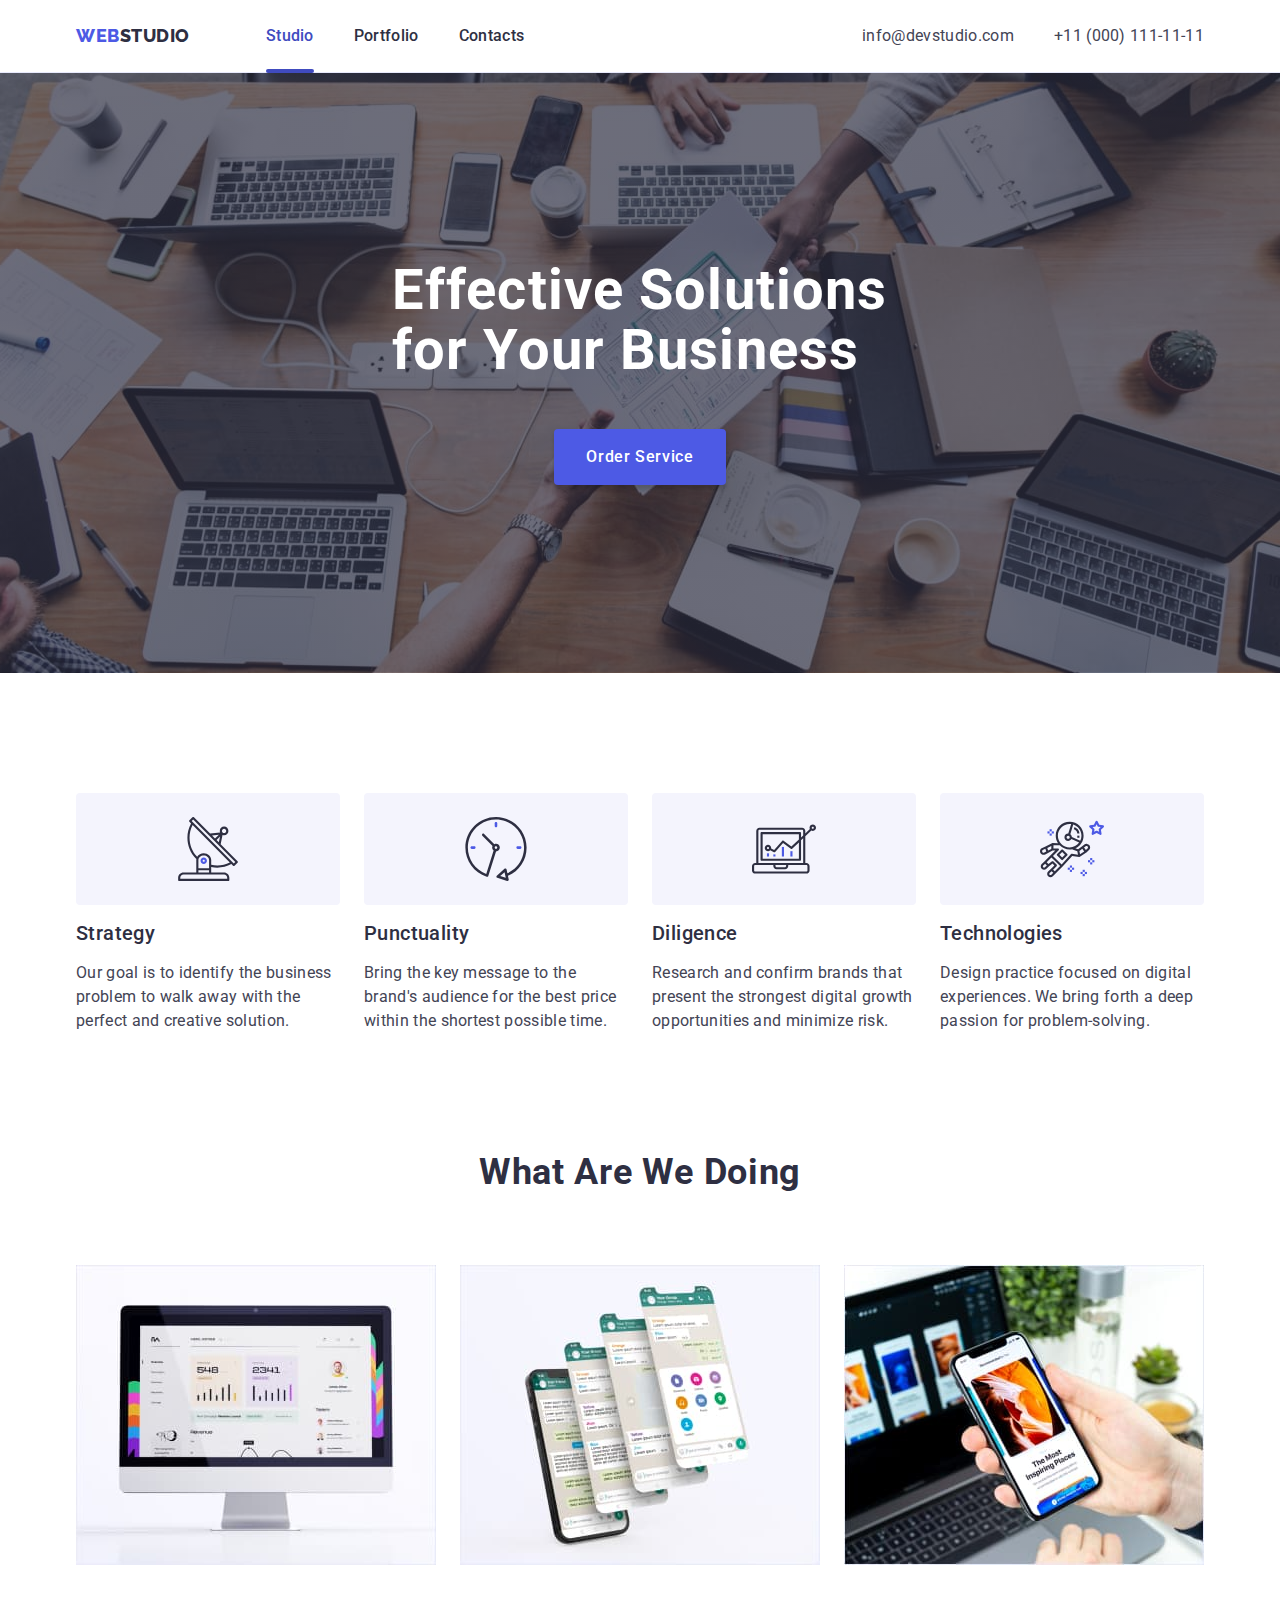
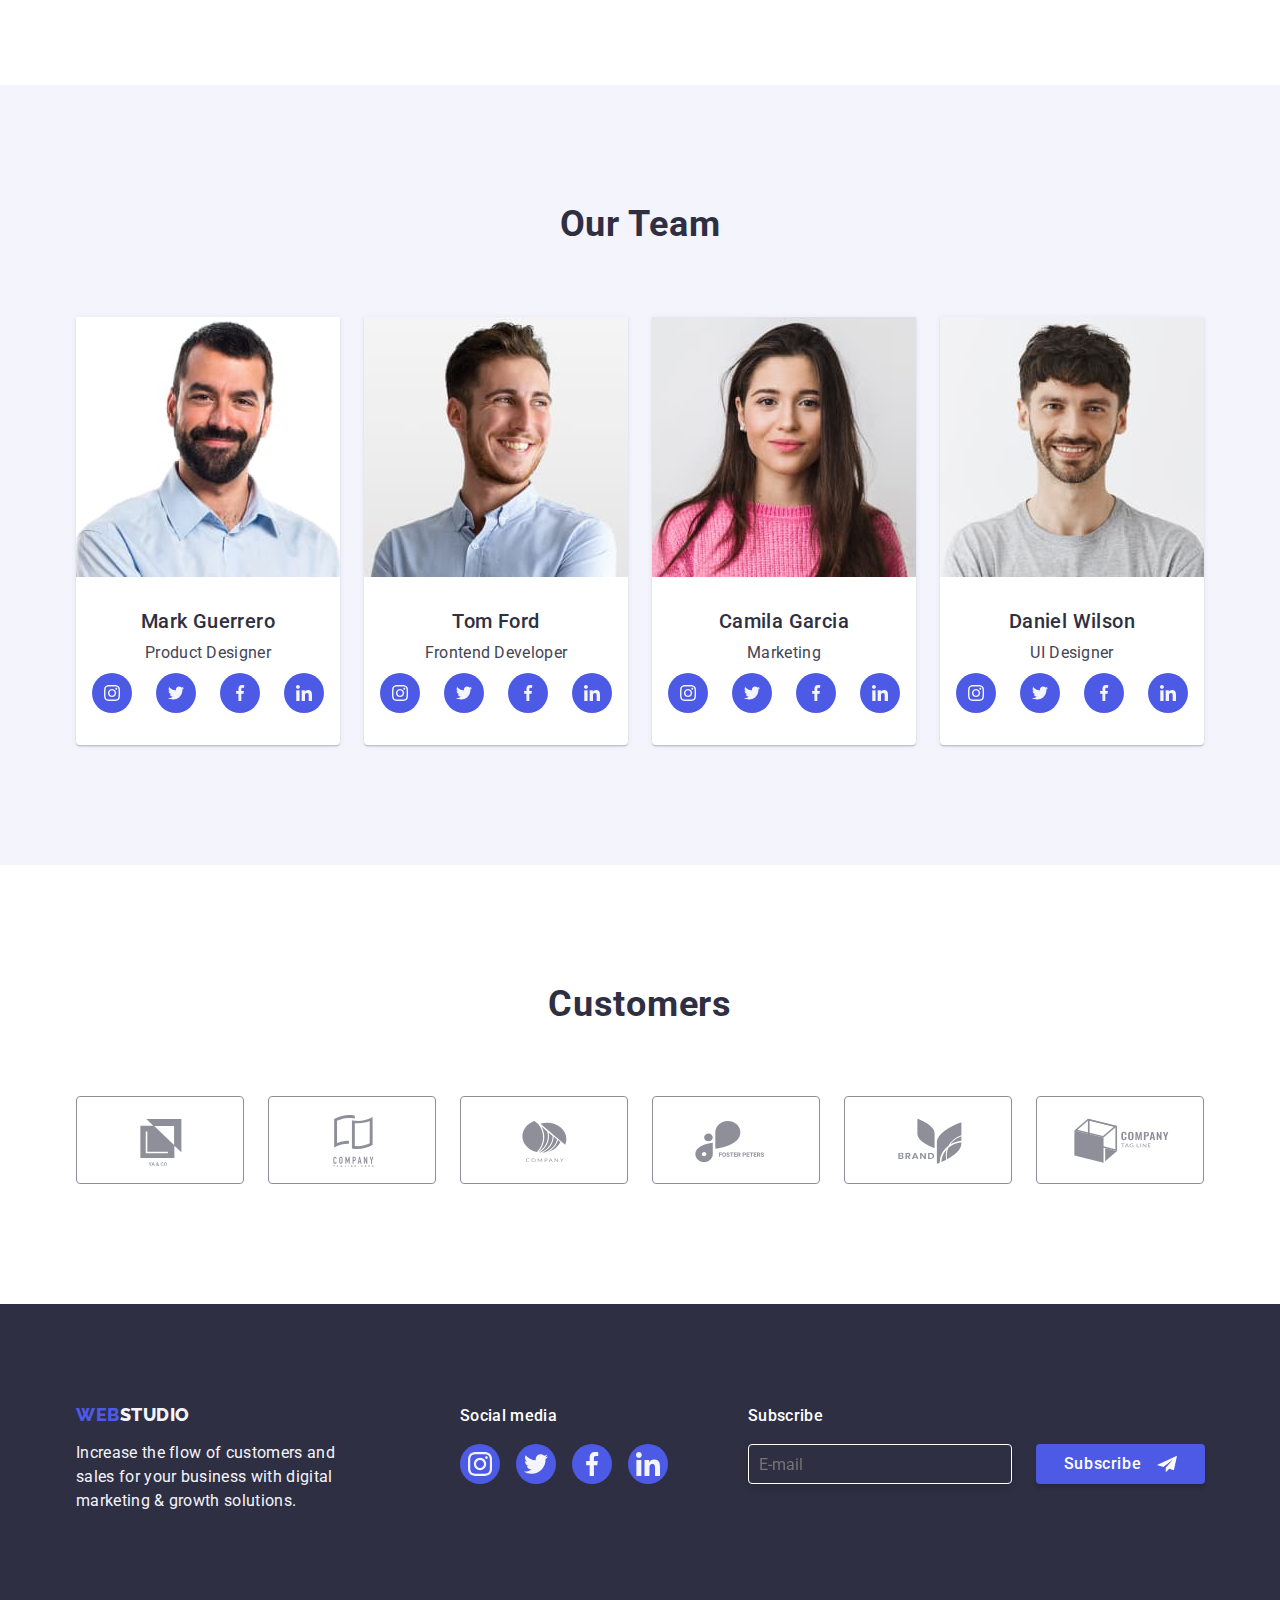
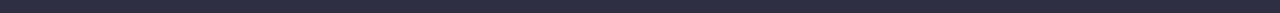
<file: index.html>
<!DOCTYPE html>
<html lang="en">
  <head>
    <meta charset="UTF-8" />
    <meta http-equiv="X-UA-Compatible" content="IE=edge" />
    <meta name="viewport" content="width=device-width, initial-scale=1.0" />
    <title>Web Studio</title>
    <link rel="preconnect" href="https://fonts.googleapis.com" />
    <link rel="preconnect" href="https://fonts.gstatic.com" crossorigin />
    <link
      href="https://fonts.googleapis.com/css2?family=Raleway:wght@800&family=Roboto:wght@400;500;700&display=swap"
      rel="stylesheet"
    />
    <link
      rel="stylesheet"
      href="https://cdnjs.cloudflare.com/ajax/libs/modern-normalize/1.1.0/modern-normalize.min.css"
    />
    <link rel="stylesheet" href="./css/styles.css" />
  </head>
  <body>
    <!-- top-line -->
    <header class="header section">
      <div class="navigation-section container">
        <nav class="header-nav">
          <a href="./index.html" class="header-logo">
            Web<span class="header-logo-studio">Studio</span>
          </a>

          <!-- navigation -->

          <ul class="nav-items list">
            <li class="nav-item">
              <a href="./index.html" class="nav-link active link">Studio</a>
            </li>
            <li class="nav-item">
              <a href="./portfolio.html" class="nav-link link">Portfolio</a>
            </li>
            <li class="nav-item">
              <a href="" class="nav-link link">Contacts</a>
            </li>
          </ul>
        </nav>

        <!-- address -->

        <address class="header-address">
          <ul class="outh-nav list">
            <li class="outh-item">
              <!-- link address mail  -->
              <a href="mailto:info@devstudio.com" class="outh-link link"
                >info@devstudio.com</a
              >
            </li>
            <li class="outh-item">
              <!-- link namber telephone -->
              <a href="tel:+110001111111" class="outh-link link"
                >+11 (000) 111-11-11</a
              >
            </li>
          </ul>
        </address>
      </div>
    </header>

    <main>
      <!-- hero -->
      <section class="hero section">
        <div class="container">
          <h1 class="hero-subject">Effective Solutions for Your Business</h1>
          <button type="button" class="hero-btn" data-modal-open>
            Order Service
          </button>
        </div>
      </section>

      <!-- section2 advantages-->
      <section class="advantages-section section">
        <div class="advantages-container container">
          <h2 class="visually-hidden">information</h2>
          <ul class="advantages-list list">
            <li class="advantages-item item">
              <div class="icon-bac">
                <svg class="social-icon" width="64" height="64">
                  <use href="./images/icons.svg#icon-antenna"></use>
                </svg>
              </div>
              <h3 class="section-subtitle">Strategy</h3>
              <p class="section-feature">
                Our goal is to identify the business problem to walk away with
                the perfect and creative solution.
              </p>
            </li>
            <li class="advantages-item item">
              <div class="icon-bac">
                <svg class="social-icon" width="64" height="64">
                  <use href="./images/icons.svg#icon-clock"></use>
                </svg>
              </div>
              <h3 class="section-subtitle">Punctuality</h3>
              <p class="section-feature">
                Bring the key message to the brand's audience for the best price
                within the shortest possible time.
              </p>
            </li>
            <li class="advantages-item item">
              <div class="icon-bac">
                <svg class="social-icon" width="64" height="64">
                  <use href="./images/icons.svg#icon-diagram"></use>
                </svg>
              </div>
              <h3 class="section-subtitle">Diligence</h3>
              <p class="section-feature">
                Research and confirm brands that present the strongest digital
                growth opportunities and minimize risk.
              </p>
            </li>
            <li class="advantages-item item">
              <div class="icon-bac">
                <svg class="social-icon" width="64" height="64">
                  <use href="./images/icons.svg#icon-astronaut"></use>
                </svg>
              </div>
              <h3 class="section-subtitle">Technologies</h3>
              <p class="section-feature">
                Design practice focused on digital experiences. We bring forth a
                deep passion for problem-solving.
              </p>
            </li>
          </ul>
        </div>
      </section>

      <!-- section3 What are we doing-->
      <section class="work-section section">
        <div class="work-container container">
          <h2 class="section-title">What are we doing</h2>
          <ul class="work-list list">
            <li class="work-item">
              <img
                src="./images/rectangle-computer.jpg"
                alt="computer"
                width="360"
              />
            </li>
            <li class="work-item">
              <img
                src="./images/rectangle-screen.jpg"
                alt="screen"
                width="360"
              />
            </li>
            <li class="work-item">
              <img
                src="./images/rectangle-telrphone.jpg"
                alt="telephone"
                width="360"
              />
            </li>
          </ul>
        </div>
      </section>

      <!--info-teacher section4 -->
      <section class="section-individual section">
        <div class="individual-container container">
          <h2 class="section-title">Our Team</h2>
          <ul class="individual-lists lists">
            <li class="teacher-list list">
              <img
                class="img-list"
                src="./images/mark-guerrero-img.jpg"
                alt="Mark Guerrero"
                width="264"
              />
              <div class="information-list">
                <h3 class="section-subtitle">Mark Guerrero</h3>
                <p class="section-feature">Product Designer</p>
                <ul class="info-link-icon">
                  <li class="link-icon-teacher">
                    <a
                      class="link-content-icon-people"
                      href=""
                      aria-label="link to instagram"
                    >
                      <svg class="social-list" width="16" height="16">
                        <use href="./images/icons.svg#icon-instagram"></use>
                      </svg>
                    </a>
                  </li>
                  <li class="link-icon-teacher">
                    <a
                      class="link-content-icon-people"
                      href=""
                      aria-label="link to twitter"
                    >
                      <svg class="social-list" width="16" height="16">
                        <use href="./images/icons.svg#icon-twitter"></use>
                      </svg>
                    </a>
                  </li>
                  <li class="link-icon-teacher">
                    <a
                      class="link-content-icon-people"
                      href=""
                      aria-label="link to facebook"
                    >
                      <svg class="social-list" width="16" height="16">
                        <use href="./images/icons.svg#icon-facebook"></use>
                      </svg>
                    </a>
                  </li>
                  <li class="link-icon-teacher">
                    <a
                      class="link-content-icon-people"
                      href=""
                      aria-label="link to linkedin"
                    >
                      <svg class="social-list" width="16" height="16">
                        <use href="./images/icons.svg#icon-linkedin"></use>
                      </svg>
                    </a>
                  </li>
                </ul>
              </div>
            </li>
            <li class="teacher-list list">
              <img
                class="img-list"
                src="./images/tom-ford-img.jpg"
                alt="Tom Ford"
                width="264"
              />
              <div class="information-list">
                <h3 class="section-subtitle">Tom Ford</h3>
                <p class="section-feature">Frontend Developer</p>
                <ul class="info-link-icon">
                  <li class="link-icon-teacher">
                    <a
                      class="link-content-icon-people"
                      href=""
                      aria-label="link to instagram"
                    >
                      <svg class="social-list" width="16" height="16">
                        <use href="./images/icons.svg#icon-instagram"></use>
                      </svg>
                    </a>
                  </li>
                  <li class="link-icon-teacher">
                    <a
                      class="link-content-icon-people"
                      href=""
                      aria-label="link to twitter"
                    >
                      <svg class="social-list" width="16" height="16">
                        <use href="./images/icons.svg#icon-twitter"></use>
                      </svg>
                    </a>
                  </li>
                  <li class="link-icon-teacher">
                    <a
                      class="link-content-icon-people"
                      href=""
                      aria-label="link to facebook"
                    >
                      <svg class="social-list" width="16" height="16">
                        <use href="./images/icons.svg#icon-facebook"></use>
                      </svg>
                    </a>
                  </li>
                  <li class="link-icon-teacher">
                    <a
                      class="link-content-icon-people"
                      href=""
                      aria-label="link to linkedin"
                    >
                      <svg class="social-list" width="16" height="16">
                        <use href="./images/icons.svg#icon-linkedin"></use>
                      </svg>
                    </a>
                  </li>
                </ul>
              </div>
            </li>
            <li class="teacher-list list">
              <img
                class="img-list"
                src="./images/camila-garcia-img.jpg"
                alt="Camila Garcia"
                width="264"
              />
              <div class="information-list">
                <h3 class="section-subtitle">Camila Garcia</h3>
                <p class="section-feature">Marketing</p>
                <ul class="info-link-icon">
                  <li class="link-icon-teacher">
                    <a
                      class="link-content-icon-people"
                      href=""
                      aria-label="link to instagram"
                    >
                      <svg class="social-list" width="16" height="16">
                        <use href="./images/icons.svg#icon-instagram"></use>
                      </svg>
                    </a>
                  </li>
                  <li class="link-icon-teacher">
                    <a
                      class="link-content-icon-people"
                      href=""
                      aria-label="link to twitter"
                    >
                      <svg class="social-list" width="16" height="16">
                        <use href="./images/icons.svg#icon-twitter"></use>
                      </svg>
                    </a>
                  </li>
                  <li class="link-icon-teacher">
                    <a
                      class="link-content-icon-people"
                      href=""
                      aria-label="link to facebook"
                    >
                      <svg class="social-list" width="16" height="16">
                        <use href="./images/icons.svg#icon-facebook"></use>
                      </svg>
                    </a>
                  </li>
                  <li class="link-icon-teacher">
                    <a
                      class="link-content-icon-people"
                      href=""
                      aria-label="link to linkedin"
                    >
                      <svg class="social-list" width="16" height="16">
                        <use href="./images/icons.svg#icon-linkedin"></use>
                      </svg>
                    </a>
                  </li>
                </ul>
              </div>
            </li>
            <li class="teacher-list list">
              <img
                class="img-list"
                src="./images/daniel-wilson-img.jpg"
                alt="Daniel Wilson"
                width="264"
              />
              <div class="information-list">
                <h3 class="section-subtitle">Daniel Wilson</h3>
                <p class="section-feature">UI Designer</p>
                <ul class="info-link-icon">
                  <li class="link-icon-teacher">
                    <a
                      class="link-content-icon-people"
                      href=""
                      aria-label="link to instagram"
                    >
                      <svg class="social-list" width="16" height="16">
                        <use href="./images/icons.svg#icon-instagram"></use>
                      </svg>
                    </a>
                  </li>
                  <li class="link-icon-teacher">
                    <a
                      class="link-content-icon-people"
                      href=""
                      aria-label="link to twitter"
                    >
                      <svg class="social-list" width="16" height="16">
                        <use href="./images/icons.svg#icon-twitter"></use>
                      </svg>
                    </a>
                  </li>
                  <li class="link-icon-teacher">
                    <a
                      class="link-content-icon-people"
                      href=""
                      aria-label="link to facebook"
                    >
                      <svg class="social-list" width="16" height="16">
                        <use href="./images/icons.svg#icon-facebook"></use>
                      </svg>
                    </a>
                  </li>
                  <li class="link-icon-teacher">
                    <a
                      class="link-content-icon-people"
                      href=""
                      aria-label="link to linkedin"
                    >
                      <svg class="social-list" width="16" height="16">
                        <use href="./images/icons.svg#icon-linkedin"></use>
                      </svg>
                    </a>
                  </li>
                </ul>
              </div>
            </li>
          </ul>
        </div>
      </section>
      <!-- compani-info -->
      <section class="compani section">
        <div class="container">
          <h2 class="companis-title section-title">Customers</h2>
          <ul class="compani-lists">
            <li class="img-link-compani">
              <a class="partner" href="" aria-label="link to">
                <svg class="compani-link" width="104" height="56">
                  <use href="./images/icons.svg#icon-Logo"></use>
                </svg>
              </a>
            </li>
            <li class="img-link-compani">
              <a class="partner" href="" aria-label="link to">
                <svg class="compani-link" width="104" height="56">
                  <use href="./images/icons.svg#icon-Logo-1"></use>
                </svg>
              </a>
            </li>
            <li class="img-link-compani">
              <a class="partner" href="" aria-label="link to">
                <svg class="compani-link" width="104" height="56">
                  <use href="./images/icons.svg#icon-Logo-2"></use>
                </svg>
              </a>
            </li>
            <li class="img-link-compani">
              <a class="partner" href="" aria-label="link to">
                <svg class="compani-link" width="104" height="56">
                  <use href="./images/icons.svg#icon-Logo-3"></use>
                </svg>
              </a>
            </li>
            <li class="img-link-compani">
              <a class="partner" href="" aria-label="link to">
                <svg class="compani-link" width="104" height="56">
                  <use href="./images/icons.svg#icon-Logo-4"></use>
                </svg>
              </a>
            </li>
            <li class="img-link-compani">
              <a class="partner" href="" aria-label="link to">
                <svg class="compani-link" width="104" height="56">
                  <use href="./images/icons.svg#icon-Logo-5"></use>
                </svg>
              </a>
            </li>
          </ul>
        </div>
      </section>
    </main>

    <footer class="footer">
      <div class="over-footer container">
        <div class="blok-footer">
          <a href="./index.html" class="logo-footer link">
            Web<span class="title-studio">Studio</span>
          </a>
          <p class="box-text">
            Increase the flow of customers and sales for your business with
            digital marketing & growth solutions.
          </p>
        </div>

        <div class="contacts-active">
          <p class="footer-subtitle">Social media</p>

          <ul class="footer-link-icon">
            <li class="compani-link-icon">
              <a
                class="icon-compani-links"
                href=""
                aria-label="link to instagram"
              >
                <svg class="social-contakt" width="24" height="24">
                  <use href="./images/icons.svg#icon-instagram"></use>
                </svg>
              </a>
            </li>
            <li class="compani-link-icon">
              <a
                class="icon-compani-links"
                href=""
                aria-label="link to twitter"
              >
                <svg class="social-contakt" width="24" height="24">
                  <use href="./images/icons.svg#icon-twitter"></use>
                </svg>
              </a>
            </li>
            <li class="compani-link-icon">
              <a
                class="icon-compani-links"
                href=""
                aria-label="link to facebook"
              >
                <svg class="social-contakt" width="24" height="24">
                  <use href="./images/icons.svg#icon-facebook"></use>
                </svg>
              </a>
            </li>
            <li class="compani-link-icon">
              <a
                class="icon-compani-links"
                href=""
                aria-label="link to linkedin"
              >
                <svg class="social-contakt" width="24" height="24">
                  <use href="./images/icons.svg#icon-linkedin"></use>
                </svg>
              </a>
            </li>
          </ul>
        </div>

        <div class="sctive-form-footer">
          <p class="footer-subtitle">Subscribe</p>
          <form action="Subscribe" class="mail-form">
            <label>
              <input
                class="futer-mail"
                type="email"
                name="email"
                placeholder="E-mail"
              />
            </label>
            <button type="submit" class="btn-mail hero-btn">Subscribe</button>
          </form>
        </div>
      </div>
    </footer>

    <!-- modal -->
    <div class="backdropp is-hidden" data-modal>
      <div class="modal">
        <div class="slose-btn" data-modal-close>
          <svg class="close-svg" width="8" height="8">
            <use href="./images/icons.svg#icon-close-black"></use>
          </svg>
        </div>
        <!-- form -->

        <form action="modal-open-form" class="modal-form">
          <h2 class="modal-titl">
            Leave your contacts and we will call you back
          </h2>

          <label class="label-form">
            <span class="modal-form-name">Name</span>
            <input type="text" class="modal-form-input" />
            <svg class="modal-form-icon" width="18" height="24">
              <use href="./images/icons.svg#icon-person-black"></use>
            </svg>
          </label>
          <label class="label-form">
            <span class="modal-form-name">Phone</span>
            <input type="text" class="modal-form-input" />
            <svg class="modal-form-icon" width="18" height="24">
              <use href="./images/icons.svg#icon-phone-black"></use>
            </svg> </label
          ><label class="label-form">
            <span class="modal-form-name">Email</span>
            <input type="text" class="modal-form-input" />
            <svg class="modal-form-icon" width="18" height="24">
              <use href="./images/icons.svg#icon-email-black"></use>
            </svg>
          </label>

          <label class="comment">
            <span class="modal-form-name">Comment </span>
            <textarea
              class="text-comment"
              name="comment"
              rows="5"
              placeholder="Text input"
            ></textarea>
          </label>

          <input type="checkbox" id="check" class="checkbox visually-hidden" />
          <label class="click" for="check">
            <span class="modal-form-name check">
              <svg class="custom-icon" width="10" height="18">
                <use href="./images/icons.svg#icon-vector"></use>
              </svg>
            </span>
            <span class="modal-form-name"
              >I accept the terms and conditions of the
              <a class="privacy-policy-link link" href="#">
                Privacy Policy</a
              ></span
            >
          </label>

          <button type="submit" class="hero-btn">Send</button>
        </form>
      </div>
    </div>
    <script src="./js/modal.js"></script>
  </body>
</html>
</file>
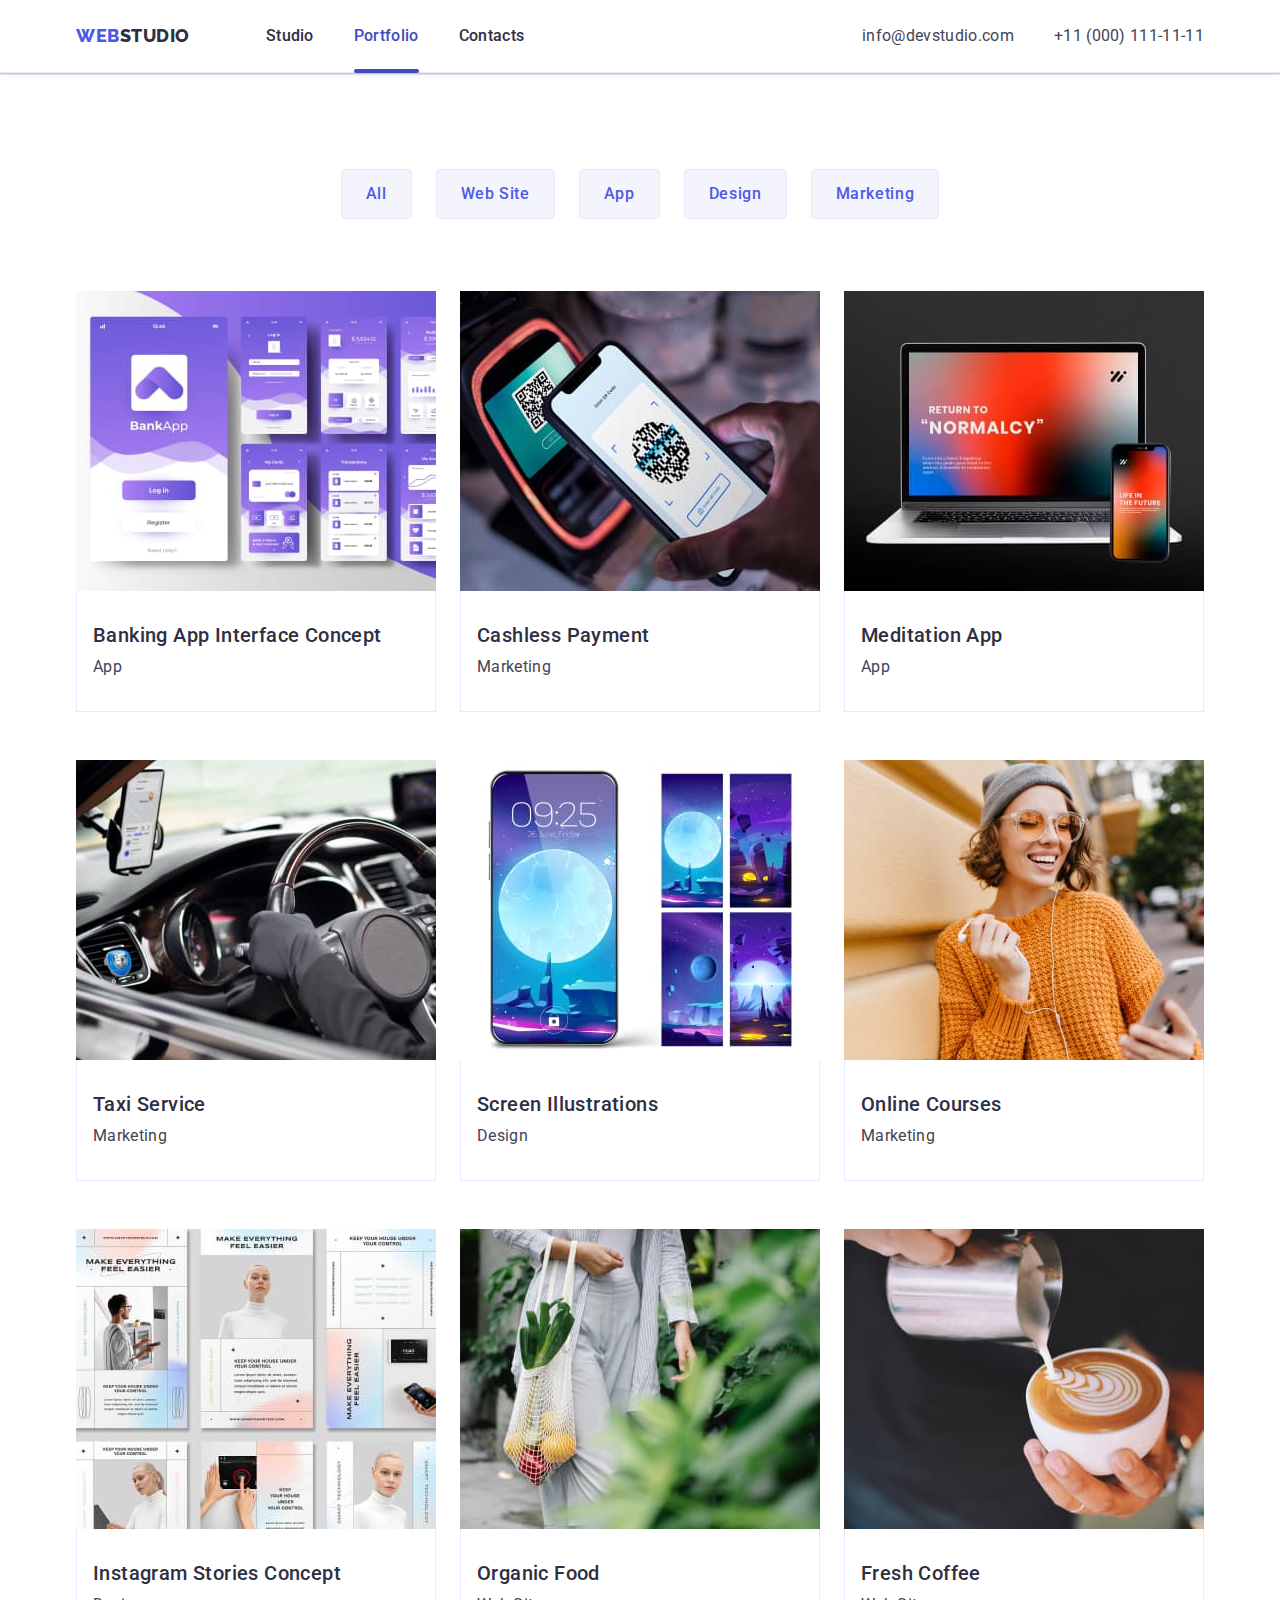
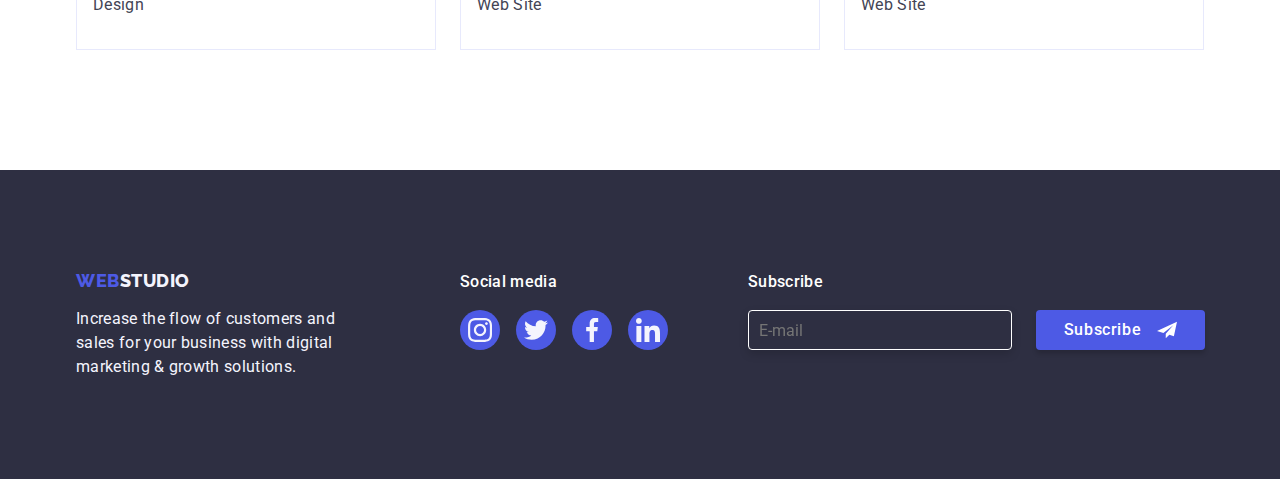
<file: portfolio.html>
<!DOCTYPE html>
<html lang="en">
  <head>
    <meta charset="UTF-8" />
    <meta http-equiv="X-UA-Compatible" content="IE=edge" />
    <meta name="viewport" content="width=device-width, initial-scale=1.0" />
    <title>Portfolio</title>
    <link rel="preconnect" href="https://fonts.googleapis.com" />
    <link rel="preconnect" href="https://fonts.gstatic.com" crossorigin />
    <link
      href="https://fonts.googleapis.com/css2?family=Raleway:wght@800&family=Roboto:wght@400;500;700&display=swap"
      rel="stylesheet"
    />
    <link
      rel="stylesheet"
      href="https://cdnjs.cloudflare.com/ajax/libs/modern-normalize/1.1.0/modern-normalize.min.css"
    />
    <link rel="stylesheet" href="./css/styles.css" />
  </head>

  <body>
    <!-- logo-->
    <header class="header">
      <div class="navigation-section container">
        <nav class="header-nav">
          <a href="./index.html" class="header-logo">
            Web<span class="header-logo-studio">Studio</span>
          </a>

          <!-- navigation -->

          <ul class="nav-items list">
            <li class="nav-item">
              <a href="./index.html" class="nav-link link">Studio</a>
            </li>
            <li class="nav-item">
              <a href="./portfolio.html" class="nav-link active link"
                >Portfolio</a
              >
            </li>
            <li class="nav-item">
              <div class="img-text">
                <a href="" class="nav-link link">Contacts</a>
              </div>
            </li>
          </ul>
        </nav>

        <!-- address -->

        <address class="header-address">
          <ul class="outh-nav list">
            <li class="outh-item">
              <!-- link address mail  -->
              <a href="mailto:info@devstudio.com" class="outh-link link"
                >info@devstudio.com</a
              >
            </li>
            <li class="outh-item">
              <!-- link namber telephone -->
              <a href="tel:+110001111111" class="outh-link link"
                >+11 (000) 111-11-11</a
              >
            </li>
          </ul>
        </address>
      </div>
    </header>
    <main>
      <!-- section btn -->

      <section class="section-filtr section">
        <div class="container">
          <h1 class="visually-hidden">filters</h1>
          <ul class="filters-items list">
            <li class="btn">
              <button type="button" class="btn-link link">All</button>
            </li>
            <li class="btn">
              <button type="button" class="btn-link link">Web Site</button>
            </li>
            <li class="btn">
              <button type="button" class="btn-link link">App</button>
            </li>
            <li class="btn">
              <button type="button" class="btn-link link">Design</button>
            </li>
            <li class="btn">
              <button type="button" class="btn-link link">Marketing</button>
            </li>
          </ul>

          <!-- section photos -->

          <ul class="section-portfolio list">
            <li class="img-info">
              <a class="img-portfolio_link link" href=""
                ><div class="img-text">
                  <img src="./images/banking.jpg" alt="banking" width="360" />
                  <div class="text-photo box-text">
                    14 Stylish and User-Friendly App Design Concepts · Task
                    Manager App · Calorie Tracker App · Exotic Fruit Ecommerce
                    App · Cloud Storage App
                  </div>
                </div>
                <div class="info-link">
                  <h2 class="section-subtitle">
                    Banking App Interface Concept
                  </h2>
                  <p class="section-feature">App</p>
                </div>
              </a>
            </li>
            <li class="img-info">
              <a class="img-portfolio_link link" href=""
                ><div class="img-text">
                  <img src="./images/cashless.jpg" alt="cashless" width="360" />
                  <div class="text-photo box-text">
                    14 Stylish and User-Friendly App Design Concepts · Task
                    Manager App · Calorie Tracker App · Exotic Fruit Ecommerce
                    App · Cloud Storage App
                  </div>
                </div>
                <div class="info-link">
                  <h2 class="section-subtitle">Cashless Payment</h2>
                  <p class="section-feature">Marketing</p>
                </div>
              </a>
            </li>
            <li class="img-info">
              <a class="img-portfolio_link link" href=""
                ><div class="img-text">
                  <img
                    src="./images/meditation.jpg"
                    alt="meditation"
                    width="360"
                  />
                  <div class="text-photo box-text">
                    14 Stylish and User-Friendly App Design Concepts · Task
                    Manager App · Calorie Tracker App · Exotic Fruit Ecommerce
                    App · Cloud Storage App
                  </div>
                </div>
                <div class="info-link">
                  <h2 class="section-subtitle">Meditation App</h2>
                  <p class="section-feature">App</p>
                </div>
              </a>
            </li>
            <li class="img-info">
              <a class="img-portfolio_link link" href=""
                ><div class="img-text">
                  <img src="./images/taxi.jpg" alt="taxi" width="360" />
                  <div class="text-photo box-text">
                    14 Stylish and User-Friendly App Design Concepts · Task
                    Manager App · Calorie Tracker App · Exotic Fruit Ecommerce
                    App · Cloud Storage App
                  </div>
                </div>
                <div class="info-link">
                  <h2 class="section-subtitle">Taxi Service</h2>
                  <p class="section-feature">Marketing</p>
                </div>
              </a>
            </li>
            <li class="img-info">
              <a class="img-portfolio_link link" href=""
                ><div class="img-text">
                  <img
                    src="./images/skreenillustrations.jpg"
                    alt="skreen illustrations"
                    width="360"
                  />
                  <div class="text-photo box-text">
                    14 Stylish and User-Friendly App Design Concepts · Task
                    Manager App · Calorie Tracker App · Exotic Fruit Ecommerce
                    App · Cloud Storage App
                  </div>
                </div>
                <div class="info-link">
                  <h2 class="section-subtitle">Screen Illustrations</h2>
                  <p class="section-feature">Design</p>
                </div>
              </a>
            </li>
            <li class="img-info">
              <a class="img-portfolio_link link" href=""
                ><div class="img-text">
                  <img src="./images/online.jpg" alt="online" width="360" />
                  <div class="text-photo box-text">
                    14 Stylish and User-Friendly App Design Concepts · Task
                    Manager App · Calorie Tracker App · Exotic Fruit Ecommerce
                    App · Cloud Storage App
                  </div>
                </div>
                <div class="info-link">
                  <h2 class="section-subtitle">Online Courses</h2>
                  <p class="section-feature">Marketing</p>
                </div>
              </a>
            </li>
            <li class="img-info">
              <a class="img-portfolio_link link" href=""
                ><div class="img-text">
                  <img
                    src="./images/instadram.jpg"
                    alt="instadram"
                    width="360"
                  />
                  <div class="text-photo box-text">
                    14 Stylish and User-Friendly App Design Concepts · Task
                    Manager App · Calorie Tracker App · Exotic Fruit Ecommerce
                    App · Cloud Storage App
                  </div>
                </div>
                <div class="info-link">
                  <h2 class="section-subtitle">Instagram Stories Concept</h2>
                  <p class="section-feature">Design</p>
                </div>
              </a>
            </li>
            <li class="img-info">
              <a class="img-portfolio_link link" href="">
                <div class="img-text">
                  <img src="./images/organic.jpg" alt="organic" width="360" />
                  <div class="text-photo box-text">
                    14 Stylish and User-Friendly App Design Concepts · Task
                    Manager App · Calorie Tracker App · Exotic Fruit Ecommerce
                    App · Cloud Storage App
                  </div>
                </div>
                <div class="info-link">
                  <h2 class="section-subtitle">Organic Food</h2>
                  <p class="section-feature">Web Site</p>
                </div>
              </a>
            </li>
            <li class="img-info">
              <a class="img-portfolio_link link" href=""
                ><div class="img-text">
                  <img src="./images/fresh.jpg" alt="fresh" width="360" />
                  <div class="text-photo box-text">
                    14 Stylish and User-Friendly App Design Concepts · Task
                    Manager App · Calorie Tracker App · Exotic Fruit Ecommerce
                    App · Cloud Storage App
                  </div>
                </div>
                <div class="info-link">
                  <h2 class="section-subtitle">Fresh Coffee</h2>
                  <p class="section-feature">Web Site</p>
                </div>
              </a>
            </li>
          </ul>
        </div>
      </section>
    </main>

    <!-- footer -->
    <footer class="footer">
      <div class="over-footer container">
        <div class="blok-footer">
          <a href="./index.html" class="logo-footer link">
            Web<span class="title-studio">Studio</span>
          </a>
          <p class="box-text">
            Increase the flow of customers and sales for your business with
            digital marketing & growth solutions.
          </p>
        </div>

        <div class="contacts-active">
          <p class="footer-subtitle">Social media</p>

          <ul class="footer-link-icon">
            <li class="compani-link-icon">
              <a
                class="icon-compani-links"
                href=""
                aria-label="link to instagram"
              >
                <svg class="social-contakt" width="24" height="24">
                  <use href="./images/icons.svg#icon-instagram"></use>
                </svg>
              </a>
            </li>
            <li class="compani-link-icon">
              <a
                class="icon-compani-links"
                href=""
                aria-label="link to twitter"
              >
                <svg class="social-contakt" width="24" height="24">
                  <use href="./images/icons.svg#icon-twitter"></use>
                </svg>
              </a>
            </li>
            <li class="compani-link-icon">
              <a
                class="icon-compani-links"
                href=""
                aria-label="link to facebook"
              >
                <svg class="social-contakt" width="24" height="24">
                  <use href="./images/icons.svg#icon-facebook"></use>
                </svg>
              </a>
            </li>
            <li class="compani-link-icon">
              <a
                class="icon-compani-links"
                href=""
                aria-label="link to linkedin"
              >
                <svg class="social-contakt" width="24" height="24">
                  <use href="./images/icons.svg#icon-linkedin"></use>
                </svg>
              </a>
            </li>
          </ul>
        </div>

        <div class="sctive-form-footer">
          <p class="footer-subtitle">Subscribe</p>
          <form action="Subscribe" class="mail-form">
            <label>
              <input
                class="futer-mail"
                type="email"
                name="email"
                placeholder="E-mail"
              />
            </label>
            <button type="submit" class="btn-mail hero-btn">Subscribe</button>
          </form>
        </div>
      </div>
    </footer>
  </body>
</html>
</file>
<file: css/styles.css>
:root {
  --primary-text-color: #434455;
  --title-text-color: #2e2f42;
  --background-style-color: #ffffff;
  --background-modal-color: #fcfcfc;
  --primary-button-color: #4d5ae5;
  --active-button-color: #404bbf;
  --design-element: #f4f4fd;
  --border-box: #e7e9fc;
  --icon-color: #8e8f99;
  --social-link-active: #31d0aa;

  --backdrop: #rgba(46, 47, 66, 0.4);

  --anim-transition: 250ms cubic-bezier(0.4, 0, 0.2, 1);
}

html {
  box-sizing: border-box;
}

*,
*::before *::after {
  box-sizing: inherit;
}

body {
  font-family: Roboto, sans-serif;
  margin: 0;
  background-color: var(--background-style-color);
  color: var(--primary-text-color);
  letter-spacing: 0.02em;
}

/* defolt class */

h1,
h2,
h3,
h4,
p {
  margin: 0 auto;
}
ul {
  list-style: none;
  padding: 0;
  margin: 0;
}
.link {
  text-decoration: none;
}
.visually-hidden {
  position: absolute;
  width: 1px;
  height: 1px;
  margin: -1px;
  border: 0;
  padding: 0;

  white-space: nowrap;
  clip-path: inset(100%);
  clip: rect(0 0 0 0);
  overflow: hidden;
}

.container {
  width: 1158px;
  padding: 0 15px;

  margin: 0 auto;
}
.section-title {
  margin-top: 0;
  margin-bottom: 72px;

  color: var(--title-text-color);
  font-weight: 700;
  font-size: 36px;
  line-height: 1.11;
  text-align: center;
  letter-spacing: 0.02em;
  text-transform: capitalize;
}

.section-subtitle {
  margin-bottom: 8px;
  align-items: center;

  color: var(--title-text-color);
  font-family: "Roboto";
  font-style: normal;
  font-weight: 500;
  font-size: 20px;
  line-height: 1.2;
  letter-spacing: 0.02em;
}
.futer-subtitle {
  margin-bottom: 16px;
  align-items: center;

  font-weight: 500;
  font-size: 16px;
  line-height: 1.5;
  letter-spacing: 0.02em;
  color: var(--background-style-color);
}

.section-feature {
  margin-top: 0;
  margin-bottom: 0px;

  color: var(--primary-text-color);
  font-size: 16px;
  line-height: 1.5;
}

img {
  display: block;
}

/* logo*/

.navigation-section {
  display: flex;
  align-items: center;
  justify-content: space-between;
  margin: 0 auto;
}

.header {
  border-bottom: 1px solid var(--border-box);
  box-shadow: 0px 2px 1px rgba(46, 47, 66, 0.08),
    0px 1px 1px rgba(46, 47, 66, 0.16), 0px 1px 6px rgba(46, 47, 66, 0.08);
}

.header-nav {
  display: flex;
  align-items: center;
}

.header-logo {
  margin-right: 76px;

  color: var(--primary-button-color);
  font-family: Raleway, sans-serif;
  font-weight: 800;
  font-size: 18px;
  line-height: 1.17;
  letter-spacing: 0.03em;
  text-transform: uppercase;
  text-decoration: none;
}
.header-logo-studio {
  color: var(--title-text-color);
}

/* navigation -----------------------------*/

.nav-items {
  display: flex;
}
.nav-item:not(:last-child) {
  margin-right: 40px;
}
.nav-link {
  display: block;
  padding: 24px 0;
  position: relative;

  color: var(--title-text-color);
  font-weight: 500;
  font-family: inherit;
  font-size: 16px;
  line-height: 1.5;

  transition: color var(--anim-transition);
}
.active {
  color: var(--active-button-color);
}
.active.nav-link::after {
  display: block;
  content: "";
  position: absolute;
  width: 100%;
  height: 4px;
  left: 0;
  bottom: -1px;

  background: var(--active-button-color);
  border-radius: 2px;
}

.nav-link:hover,
.nav-link:focus {
  color: var(--active-button-color);
}

/* address  */
.header-address {
  padding-top: 24px;
  padding-bottom: 24px;
}
.outh-nav {
  display: flex;
}

.outh-item:not(:last-child) {
  margin-right: 40px;
}

.outh-link {
  display: block;
  border: none;

  color: var(--primary-text-color);
  font-style: normal;
  font-size: 16px;
  line-height: 1.5;
  transition: color var(--anim-transition);
}
.outh-link:hover,
.outh-link:focus {
  color: var(--active-button-color);
}

/* hero */

.hero {
  max-height: 600;
  max-width: 1440px;
  margin: auto;
  padding: 188px 0;

  background-color: var(--title-text-color);
  background-image: linear-gradient(
      rgba(46, 47, 66, 0.7),
      rgba(46, 47, 66, 0.7)
    ),
    url(../images/bac-people-office.jpg);
  background-repeat: no-repeat;
  background-position: center;
  background-size: cover;
}

.hero-subject {
  max-width: 496px;
  margin-bottom: 48px;

  color: var(--background-style-color);
  font-weight: 700;
  font-size: 56px;
  line-height: 1.07;
  letter-spacing: 0.02em;
}
/*hero btn */

.hero-btn {
  display: block;
  min-width: 169px;
  padding: 16px 32px;
  margin: auto;

  background-color: var(--primary-button-color);
  color: var(--background-style-color);
  font-family: "Roboto", sans-serif;
  font-weight: 500;
  font-size: 16px;
  line-height: 1.5;
  letter-spacing: 0.04em;
  cursor: pointer;

  border: none;
  box-shadow: 0px 4px 4px rgba(0, 0, 0, 0.15);
  border-radius: 4px;

  transition: background-color var(--anim-transition);
}

.hero-btn:hover,
.hero-btn:focus {
  background-color: var(--active-button-color);
}

/* section 2 */
.advantages-section {
  padding: 120px 0;
  margin: 0 auto;
}

.advantages-list {
  display: flex;
  align-items: center;
  gap: 24px;
}
.advantages-item {
  display: flex;
  flex-direction: column;
  align-items: baseline;
  padding: 0px;
  gap: 8px;
  width: calc((100% - 72px) / 4);
}
.icon-bac {
  display: flex;
  justify-content: center;
  align-items: center;

  width: 264px;
  height: 112px;

  background: var(--design-element);
  border-radius: 4px;
  margin-bottom: 8px;
}

.social-icon {
  width: 64px;
  height: 64px;
}
.advantages-item .section-subtitle {
  margin-left: 0;
}

/* work-section  */

.work-section {
  padding-bottom: 120px;
}

.work-list {
  display: flex;
}

.work-item:not(:last-child) {
  margin-right: 24px;
}

/* ---------------nfo-teacher section 4 */

.section-individual {
  padding-top: 120px;
  padding-bottom: 120px;

  background-color: var(--design-element);
}

.individual-lists {
  display: flex;
  align-items: center;
  align-items: center;
  padding: 0;
  margin: 0;
}

.teacher-list {
  background-color: var(--background-style-color);
  box-shadow: 0px 1px 6px rgba(46, 47, 66, 0.08),
    0px 1px 1px rgba(46, 47, 66, 0.16), 0px 2px 1px rgba(46, 47, 66, 0.08);
  border-radius: 0px 0px 4px 4px;
}

.teacher-list:not(:last-child) {
  margin-right: 24px;
}

.information-list {
  display: flex;
  flex-direction: column;

  padding: 32px 0;
}
.information-list > h3,
.information-list > p {
  text-align: center;
  margin-bottom: 8px;
}
.info-link-icon {
  display: flex;

  flex-direction: row;
  justify-content: center;
  align-items: center;
  padding: 0px;
  gap: 24px;
}
.link-icon-teacher {
  display: flex;
  justify-content: center;
  align-items: center;
  width: 40px;
  height: 40px;
}

.link-content-icon-people {
  display: flex;
  justify-content: center;
  align-items: center;

  width: 100%;
  height: 100%;
  background-color: var(--primary-button-color);
  border-radius: 50%;

  transition: background-color var(--anim-transition),
    border-radius var(--anim-transition);
}

.link-content-icon-people:hover,
.link-content-icon-people:focus {
  background-color: var(--active-button-color);
  border-radius: 50%;
}

.social-list {
  fill: var(--design-element);
  width: 16px;
  height: 16px;
}

/* compani link */

.compani {
  padding-top: 120px;
  padding-bottom: 120px;
  margin: auto;
}
.companis-title {
  line-height: 1.1;
}

.compani-lists {
  display: flex;

  flex-direction: row;
  justify-content: center;
  align-items: center;
  padding: 0px;
  gap: 24px;
}

.partner {
  display: flex;
  justify-content: center;
  align-items: center;
  width: 168px;
  height: 88px;
  border: 1px solid var(--icon-color);
  border-radius: 4px;
  color: var(--icon-color);

  transition: border-color var(--anim-transition), color var(--anim-transition);
}

.partner:hover,
.partner:focus {
  border-color: var(--active-button-color);
  color: var(--active-button-color);
}

.compani-link {
  fill: currentColor;
}

/* footer     */
.footer {
  display: flex;

  background-color: var(--title-text-color);
  padding-top: 100px;
  padding-bottom: 100px;
}

.over-footer {
  display: flex;
  align-items: baseline;
}

.blok-footer {
  margin-right: 120px;
}

.logo-footer {
  display: inline-block;
  margin-bottom: 16px;
  padding: 0;

  min-width: 115px;
  color: var(--primary-button-color);
  font-family: Raleway, sans-serif;
  font-weight: 800;
  font-size: 18px;
  line-height: 1.17;
  letter-spacing: 0.03em;
  text-transform: uppercase;
  text-decoration: none;
}

.title-studio {
  color: var(--design-element);
}

.footer-subtitle {
  margin-bottom: 16px;

  font-weight: 500;
  font-size: 16px;
  line-height: 1.5;
  letter-spacing: 0.02em;
  color: var(--background-style-color);
}

.box-text {
  width: 264px;
  margin: 0;

  color: var(--design-element);
  font-size: 16px;
  line-height: 1.5;
}
/* footer link */

.contacts-active {
  margin-right: 80px;
}

.footer-link-icon {
  display: flex;

  flex-direction: row;
  justify-content: center;
  align-items: center;
  padding: 0px;

  gap: 16px;
}
.icon-compani-links {
  display: flex;
  justify-content: center;
  align-items: center;
  width: 40px;
  height: 40px;

  background-color: var(--primary-button-color);
  border-radius: 50%;

  transition: background-color var(--anim-transition);
}

.social-contakt {
  fill: var(--design-element);
  width: 24px;
  height: 24px;
}

.icon-compani-links:hover,
.icon-compani-links:focus {
  background-color: var(--social-link-active);
  border-radius: 50%;
}

/* active-form-footer */

.mail-form {
  display: flex;
  gap: 24px;
}

.futer-mail {
  width: 264px;
  height: 40px;
  padding: 5px 10px;
  color: var(--background-style-color);

  background-color: var(--title-text-color);
  border: 1px solid var(--background-style-color);
  filter: drop-shadow(0px 4px 4px rgba(0, 0, 0, 0.15));
  border-radius: 4px;
}

.futer-subtitle {
  columns: var(--background-style-color);
  font-weight: 400;
  font-size: 12px;
  line-height: 24px;

  display: flex;
  align-items: center;
  letter-spacing: 0.04em;
}

.btn-mail {
  display: flex;
  flex-direction: row;
  justify-content: center;
  align-items: center;
  padding: 8px 24px;
  gap: 16px;

  color: var(--background-style-color);
  background: var(--primary-button-color);
  border: none;
  border-radius: 4px;
}

.btn-mail::after {
  display: block;
  content: "";
  background-size: contain;
  width: 20px;
  height: 20px;
  background-image: url(../images/futer-icon.svg);
  background-repeat: no-repeat;
  background-position: center;
}

/* porfolio */
.section-filtr {
  padding: 96px 0 120px;
}

.filters-items {
  display: flex;
  padding: 0;

  margin-bottom: 72px;
  gap: 24px;
  align-items: center;

  flex-direction: row;
  justify-content: center;
}
.btn {
  align-items: center;
  margin: 0;
  padding: 0;
}

.btn-link {
  display: flex;
  margin: 0;
  padding: 12px 24px;
  align-items: center;
  border: 1px solid var(--border-box);
  border-radius: 4px;

  background-color: var(--design-element);
  color: var(--primary-button-color);
  font-family: Roboto, sans-serif;
  font-weight: 500;
  font-size: 16px;
  line-height: 1.5;
  letter-spacing: 0.04em;
  cursor: pointer;

  transition: background-color var(--anim-transition),
    color var(--anim-transition), border var(--anim-transition),
    box-shadow var(--anim-transition), border-radius var(--anim-transition);
}
.ntn-link:not(:last-child) {
  margin-right: 12px 24px;
}

.btn-link:hover,
.btn-link:focus {
  background-color: var(--active-button-color);
  color: var(--background-style-color);
  border: none;
  border: 1px solid transparent;
  box-shadow: 0px 3px 1px rgba(0, 0, 0, 0.1), 0px 2px 1px rgba(0, 0, 0, 0.08),
    0px 2px 2px rgba(0, 0, 0, 0.12);
  border-radius: 4px;
}

/* section-portfolio 2 */
.section-portfolio {
  display: flex;
  flex-wrap: wrap;
}
.img-info {
  display: flex;
  justify-content: center;
  margin-right: 24px;
  margin-bottom: 48px;
  width: 360px;
}

.img-info:nth-child(3n) {
  margin-right: 0;
}
.img-info:nth-last-child(-n + 3) {
  margin-bottom: 0;
}
.img-portfolio_link {
  transition: box-shadow var(--anim-transition);
}

.img-portfolio_link:hover,
.img-portfolio_link:focus {
  box-shadow: 0px 1px 6px rgba(46, 47, 66, 0.08),
    0px 1px 1px rgba(46, 47, 66, 0.16), 0px 2px 1px rgba(46, 47, 66, 0.08);
}

.info-link {
  margin: 0 auto;
  padding: 32px 16px;

  border: 1px solid var(--border-box);
  border-top: none;
}

.img-text {
  position: relative;
  overflow: hidden;
}

.text-photo {
  background-color: var(--primary-button-color);
  position: absolute;
  top: 0;
  left: 0;
  width: 100%;
  height: 100%;

  padding: 40px 32px;
  transform: translateY(100%);
  transition: transform var(--anim-transition);
}

.img-info:hover .text-photo,
.img-info:focus .text-photo {
  transform: translateY(0%);
}

/* modal-------------------- */
.backdropp.is-hidden {
  opacity: 0;
  visibility: hidden;
  pointer-events: none;
}

.backdropp {
  position: fixed;
  top: 0;
  left: 0;
  width: 100%;
  height: 100%;
  background-color: rgba(46, 47, 66, 0.4);

  transition: opacity var(--anim-transition), visibility var(--anim-transition);
}

.modal {
  position: absolute;
  left: 50%;
  top: 50%;
  transform: translate(-50%, -50%);
  width: 408px;
  min-height: 584px;
  background: var(--background-modal-color);
  box-shadow: 0px 1px 1px rgba(0, 0, 0, 0.14), 0px 1px 3px rgba(0, 0, 0, 0.12),
    0px 2px 1px rgba(0, 0, 0, 0.2);
  border-radius: 4px;
}

.slose-btn {
  position: absolute;
  top: 24px;
  right: 24px;
  width: 24px;
  height: 24px;
  background: #e7e9fc;
  border-radius: 50%;
  border: 1px solid rgba(0, 0, 0, 0.1);
  cursor: pointer;

  transition: border var(--anim-transition), background var(--anim-transition),
    fill var(--anim-transition);
}

.close-svg {
  position: absolute;
  top: 50%;
  left: 50%;
  transform: translate(-50%, -50%);
}

.slose-btn:hover,
.slose-btn:focus {
  background: var(--active-button-color);
  border-radius: 4px;
  border-radius: 50%;
  fill: var(--background-style-color);
}

/* text form */
.modal-titl {
  font-weight: 500;
  font-size: 16px;
  line-height: 1.5;
  text-align: center;
  letter-spacing: 0.02em;

  margin-bottom: 16px;

  color: var(--title-text-color);
}

.modal-form {
  display: flex;
  flex-direction: column;
  padding: 72px 24px 24px 24px;
}

.label-form {
  position: relative;
}

.modal-form-input {
  margin-bottom: 8px;
  padding: 5px 10px 5px 38px;
  width: 360px;
  height: 40px;
  left: 0px;
  top: 150px;

  outline: 1px solid transparent;
  border: 1px solid rgba(46, 47, 66, 0.4);
  border-radius: 4px;

  transition: border var(--anim-transition);
}

.modal-form-input:hover,
.modal-form-input:focus {
  border: 1px solid #4d5ae5;
  border-radius: 4px;
}

.modal-form-input:hover + .modal-form-icon,
.modal-form-input:focus + .modal-form-icon {
  fill: #4d5ae5;
  border: none;
  border-radius: 4px;
}

.modal-form-name {
  margin-bottom: 4px;
  font-weight: 400;
  font-size: 12px;
  line-height: 1.17;
  letter-spacing: 0.04em;

  color: var(--icon-color);

  transition: bacgground var(--anim-transition), fill var(--anim-transition),
    border var(--anim-transition);
}

.modal-form-icon {
  position: absolute;
  top: 25px;
  left: 16px;

  transition: fill var(--anim-transition);
}

.comment {
  display: flex;
  flex-direction: column;
  margin-bottom: 16px;
  resize: vertical;
}

.checkbox:checked + .click > .modal-form-name.check {
  fill: var(--background-style-color);
  background: var(--active-button-color);
  border: 1px solid var(--active-button-color);
  border-radius: 2px;
}

.click {
  display: flex;
  align-items: center;
  justify-content: center;
  width: 360px;
  height: 16px;
  left: 540px;
  top: 544px;
  margin-bottom: 24px;
}
.modal-form-name.check {
  display: flex;
  width: 16px;
  height: 16px;

  margin-right: 8px;

  border: 1px solid rgba(46, 47, 66, 0.4);
  border-radius: 2px;
}

.modal-form-name.check {
  display: flex;
  align-items: center;
  justify-content: center;

  border: 1px solid rgba(46, 47, 66, 0.4);
  border-radius: 2px;
  fill: transparent;
}

.custom-icon {
  fill: var(--background-style-color);
  transition: fill var(--anim-transition);
}

.privacy-policy-link {
  text-decoration-line: underline;
}

.modal .hero-btn {
  margin-top: 24px;
}

.text-comment {
  padding: 8px 16px;

  outline: 1px solid transparent;
  border: none;
  border: 1px solid rgba(46, 47, 66, 0.4);
  border-radius: 4px;

  resize: none;
}

.text-comment:hover,
.text-comment:focus {
  border: 1px solid #4d5ae5;
  border-radius: 4px;
}
</file>
